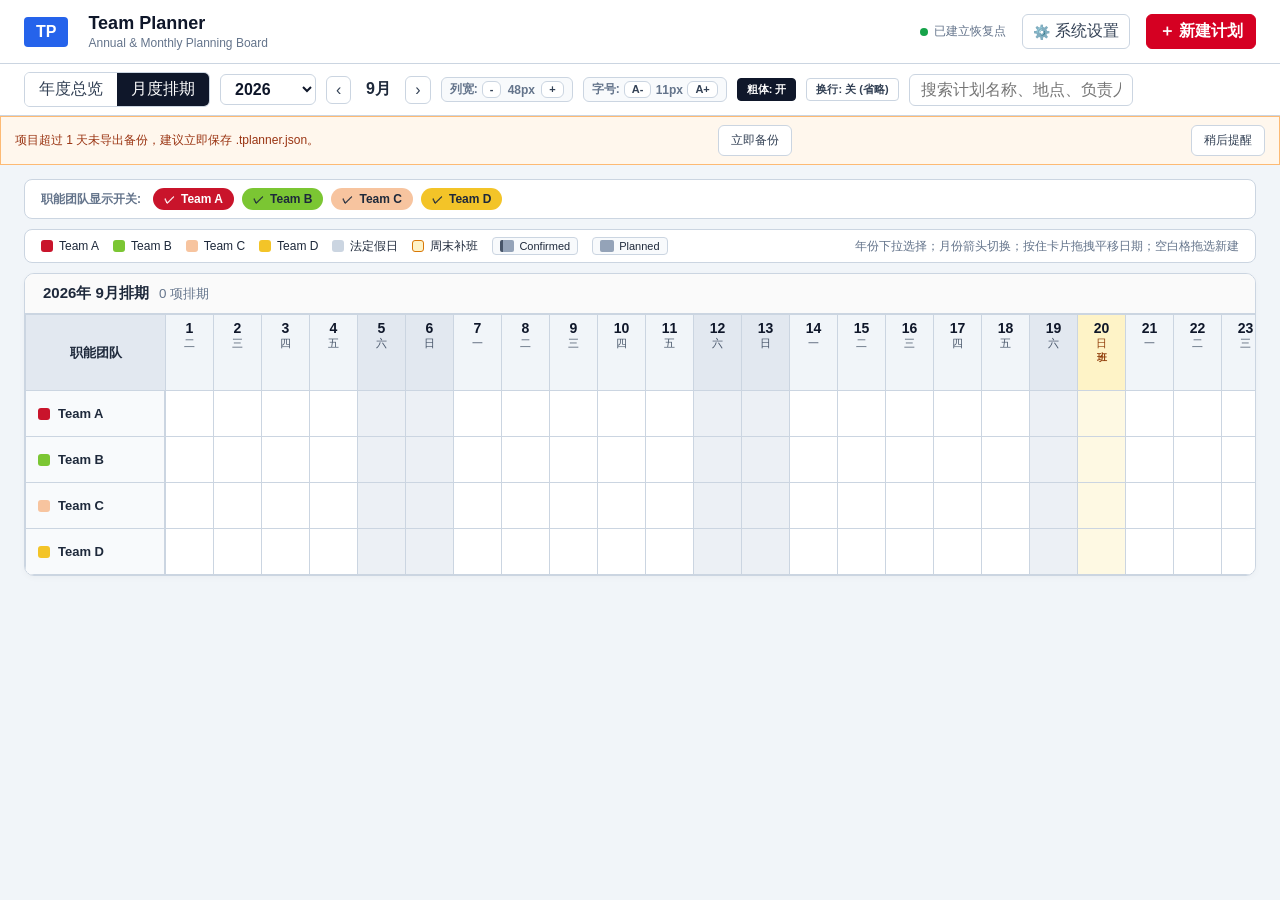
<file: index.html>
<!DOCTYPE html>
<html lang="zh-CN">
<head>
<meta charset="UTF-8" />
<meta name="viewport" content="width=device-width, initial-scale=1.0" />
<title>Team Planner</title>
<link rel="stylesheet" href="style.css" />
</head>
<body>

<header>
  <div class="logo-box" id="appLogoBox">
    <img id="appLogoImage" alt="Planner Logo" style="display:none" />
    <span id="appLogoFallback" style="background:#2563eb;color:white;font-weight:800;padding:6px 12px;border-radius:4px">TP</span>
  </div>
  <div class="header-title-box">
    <div class="title" id="appMainTitle">Team Planner</div>
    <div class="subtitle" id="appSubtitle">Annual & Monthly Planning Board</div>
  </div>
  <div class="spacer"></div>
  <div class="recovery-status" id="recoveryStatus">
    <span class="recovery-dot" id="recoveryDot"></span>
    <span id="recoveryStatusText" data-i18n="recovery_saved">已建立恢复点</span>
  </div>
  <button id="undoDeleteBtn" class="icon-btn" onclick="undoDelete()" style="display:none"><span data-i18n="undo_delete">↩ 撤销删除</span></button>
  <button class="icon-btn" onclick="openSettings()"><span style="font-size:14px">⚙️</span> <span data-i18n="system_settings">系统设置</span></button>
  <button class="primary" onclick="openModal()"><span data-i18n="new_event">＋ 新建计划</span></button>
</header>

<div class="toolbar">
  <div class="seg">
    <button id="yearBtn" onclick="setView('year')" data-i18n="view_year">年度总览</button>
    <button id="monthBtn" class="active" onclick="setView('month')" data-i18n="view_month">月度排期</button>
  </div>
  <select id="yearSelect" class="year-select" onchange="changeYearFromSelect()"></select>
  <div class="nav-month">
    <button onclick="changeMonth(-1)" title="‹">‹</button>
    <span id="monthLabel">9月</span>
    <button onclick="changeMonth(1)" title="›">›</button>
  </div>
  <div class="ctrl-pill">
    <span data-i18n="col_width">列宽:</span>
    <button class="ctrl-btn" onclick="adjustColWidth(-4)">-</button>
    <span id="colWidthDisplay" style="min-width:32px;text-align:center">48px</span>
    <button class="ctrl-btn" onclick="adjustColWidth(4)">+</button>
  </div>
  <div class="ctrl-pill">
    <span data-i18n="font_size">字号:</span>
    <button class="ctrl-btn" onclick="adjustFontSize(-1)">A-</button>
    <span id="fontSizeDisplay" style="min-width:28px;text-align:center">11px</span>
    <button class="ctrl-btn" onclick="adjustFontSize(1)">A+</button>
  </div>
  <button id="boldToggleBtn" class="toggle-btn active" onclick="toggleBoldMode()" data-i18n="bold_on">粗体: 开</button>
  <button id="wrapToggleBtn" class="toggle-btn" onclick="toggleWrapMode()" data-i18n="wrap_off">换行: 关 (省略)</button>
  <input id="search" class="search" data-i18n-placeholder="search_placeholder" placeholder="搜索计划名称、地点、负责人……" oninput="render()" />
  <div class="spacer"></div>
</div>

<div class="recovery-banner" id="backupReminderBanner">
  <span id="backupReminderText" data-i18n="backup_reminder_default">建议导出项目文件，防止清理浏览器数据后无法恢复。</span>
  <button type="button" onclick="exportData()" data-i18n="backup_now">立即备份</button>
  <button type="button" onclick="dismissBackupReminder()" data-i18n="backup_later">稍后提醒</button>
</div>

<main>
  <div class="team-toggles-bar" id="teamTogglesBar">
    <span class="toggle-title" data-i18n="team_toggles_title">职能团队显示开关:</span>
  </div>
  <div class="legend" id="legend"></div>
  <section class="card">
    <div class="card-head">
      <h2 id="viewTitle">2026 HR 年度总览</h2>
      <small id="countText"></small>
    </div>
    <div id="board"></div>
  </section>
</main>

<div id="hoverPopover">
  <div class="popover-title" id="popTitle"></div>
  <div class="popover-meta">
    <span id="popTeam"></span>
    <span id="popDate"></span>
    <span id="popOwner"></span>
    <span id="popLocation"></span>
    <div id="popTag" class="popover-tag"></div>
  </div>
</div>

<div class="modal-back" id="modalBack"></div>
<div class="modal-back" id="settingsModal"></div>
<div class="modal-back" id="recycleModal"></div>
<div class="toast" id="toast"></div>
<div class="recovery-panel" id="recoveryPanel"></div>

<script src="data.js"></script>
<script src="app.js"></script>
</body>
</html>
</file>
<file: style.css>
:root{
  --red:#d50022;--red-dark:#b0001a;--ink:#1e293b;--muted:#64748b;--line:#cbd5e1;--bg:#f1f5f9;--panel:#fff;
  --holiday-bg:#cbd5e1;
  --weekend-bg:#e2e8f0;
  --workday-bg:#ffffff;
  --adjusted-workday:#fef3c7;
  --col-w: 48px;
  --label-w: 140px;
  --item-font-size: 11px;
}
*{box-sizing:border-box} 
body{margin:0;font-family:-apple-system,BlinkMacSystemFont,"Segoe UI",Roboto,"PingFang SC","Microsoft YaHei",sans-serif;color:var(--ink);background:var(--bg);user-select:none}

header{height:64px;background:#fff;border-bottom:1px solid var(--line);display:flex;align-items:center;gap:16px;padding:0 24px;position:sticky;top:0;z-index:50}
.logo-box{display:flex;align-items:center;height:36px}
.logo-box img{height:32px;object-fit:contain}
.header-title-box{margin-left:4px}
.title{font-weight:800;font-size:18px;color:#0f172a}
.subtitle{color:var(--muted);font-size:12px;margin-top:2px}
.spacer{flex:1}

button,select,input,textarea{font:inherit} 
button{border:1px solid var(--line);background:#fff;border-radius:6px;padding:6px 12px;cursor:pointer;font-weight:500;color:#334155;transition:all .15s}
button:hover{background:#f8fafc;border-color:#94a3b8;color:#0f172a}
.primary{background:var(--red);color:#fff;border-color:var(--red);font-weight:600}
.primary:hover{background:var(--red-dark);border-color:var(--red-dark);color:#fff}
.danger{color:#dc2626;border-color:#fecaca}
.danger:hover{background:#fef2f2;border-color:#f87171}
.icon-btn{padding:6px 10px;display:flex;align-items:center;gap:5px}

.toolbar{background:#fff;padding:8px 24px;border-bottom:1px solid var(--line);display:flex;gap:10px;align-items:center;flex-wrap:wrap;position:sticky;top:64px;z-index:45}
.seg{display:flex;border:1px solid var(--line);border-radius:6px;overflow:hidden}
.seg button{border:0;border-radius:0;padding:6px 14px}
.seg button.active{background:#0f172a;color:#fff}
.nav-year{display:flex;align-items:center;gap:6px;font-weight:800;font-size:16px}
.nav-year button{padding:4px 9px}
.year-select{padding:5px 28px 5px 10px;border:1px solid var(--line);border-radius:6px;background:#fff;font-weight:800;color:#0f172a}
.nav-month{display:flex;align-items:center;gap:6px;font-weight:700}
.nav-month button{padding:4px 9px}
#monthLabel{min-width:42px;text-align:center}
.search{padding:6px 11px;border:1px solid var(--line);border-radius:6px;min-width:190px}
.lang-select{padding:5px 8px;border:1px solid var(--line);border-radius:6px;background:#fff;font-weight:600;color:#334155;font-size:12px;cursor:pointer}

.ctrl-pill{display:flex;align-items:center;gap:4px;background:#f8fafc;padding:3px 8px;border-radius:6px;border:1px solid var(--line);font-size:12px}
.ctrl-pill span{color:var(--muted);font-weight:600}
.ctrl-btn{padding:2px 7px;font-size:11px;font-weight:700;line-height:1}
.toggle-btn{padding:3px 9px;font-size:11px;font-weight:600;border-radius:4px;border:1px solid var(--line);background:#fff;cursor:pointer}
.toggle-btn.active{background:#0f172a;color:#fff;border-color:#0f172a}

main{padding:14px 24px 40px}

.team-toggles-bar{display:flex;align-items:center;gap:8px;flex-wrap:wrap;margin-bottom:10px;background:#fff;padding:8px 16px;border-radius:8px;border:1px solid var(--line)}
.toggle-title{font-size:12px;font-weight:700;color:var(--muted);margin-right:4px}
.team-pill-btn{
  display:flex;align-items:center;gap:6px;padding:3px 10px;border-radius:20px;font-size:12px;font-weight:600;
  border:1px solid var(--line);background:#f8fafc;color:#64748b;cursor:pointer;transition:all .15s
}
.team-pill-btn.active{color:#fff;border-color:transparent}
.team-pill-btn .check-icon{font-size:11px}

.legend{display:flex;gap:14px;align-items:center;flex-wrap:wrap;margin-bottom:10px;background:#fff;padding:7px 16px;border-radius:8px;border:1px solid var(--line);font-size:12px}
.legend-item{display:flex;align-items:center;gap:6px;font-weight:500}
.dot{width:12px;height:12px;border-radius:3px;display:inline-block}
.status-legend-item{display:flex;align-items:center;gap:5px;font-size:11px;padding:2px 7px;border-radius:4px;background:#f8fafc;border:1px solid var(--line)}
.status-box{width:14px;height:12px;border-radius:2px;background:#94a3b8}
.hint{margin-left:auto;color:var(--muted);font-size:12px}

.card{background:#fff;border:1px solid var(--line);border-radius:10px;box-shadow:0 2px 6px rgba(0,0,0,.03);overflow:hidden}
.card-head{padding:10px 18px;display:flex;align-items:center;border-bottom:1px solid var(--line);background:#fafafa}
.card-head h2{font-size:15px;margin:0;font-weight:700}
.card-head small{color:var(--muted);margin-left:10px}

.scroll{overflow:auto}
.year-grid{display:grid;grid-template-columns:140px repeat(12,minmax(90px,1fr));min-width:1220px}
.cell{min-height:72px;border-right:1px solid var(--line);border-bottom:1px solid var(--line);padding:6px;position:relative}
.headcell{min-height:36px;background:#f1f5f9;font-weight:700;text-align:center;padding:9px 4px;position:sticky;top:0;z-index:4;color:#475569;font-size:13px}
.teamcell{font-weight:700;font-size:13px;display:flex;align-items:center;gap:8px;background:#f8fafc;position:sticky;left:0;z-index:3;border-right:2px solid var(--line)}

.event-pill{
  color:#fff;border-radius:4px;padding:4px 7px;margin:3px 0;font-size:11px;line-height:1.3;
  cursor:pointer;box-shadow:0 2px 6px rgba(15,23,42,.16);white-space:nowrap;overflow:hidden;text-overflow:ellipsis;
  box-sizing:border-box;
}
.event-pill.light{color:#1e293b}
.event-pill.status-confirmed{border-left:3px solid var(--confirmed-border) !important}
.event-pill.status-planned{border-left:5px solid transparent !important}

.month-wrap{overflow:auto;position:relative;background:#fff}
.grid-calendar{
  display: grid;
  grid-template-columns: var(--label-w) repeat(var(--total-days), var(--col-w));
  border-left: 1px solid var(--line);
  border-top: 1px solid var(--line);
  width: max-content;
}
.g-cell{border-right: 1px solid var(--line);border-bottom: 1px solid var(--line);display: flex;align-items: center;justify-content: center;position: relative;}
.g-corner{grid-column: 1;grid-row: 1;position: sticky;left: 0;top: 0;z-index: 35;background: #e2e8f0;font-weight: 700;font-size: 13px;height: 76px;}
.g-day-th{grid-row: 1;position: sticky;top: 0;z-index: 30;background: #f1f5f9;height: 76px;font-size: 11px;color: #475569;flex-direction: column;padding: 4px 2px;}
.g-day-th b{display:block;font-size:14px;color:#0f172a}
.g-day-th.weekend{background:var(--weekend-bg)}
.g-day-th.holiday{background:var(--holiday-bg);color:#991b1b;font-weight:700}
.g-day-th.workday-adjusted{background:var(--adjusted-workday);color:#92400e}
.day-badge{font-size:10px;font-weight:700;line-height:1;margin-top:2px;display:block}

.g-team-label{grid-column: 1;position: sticky;left: 0;z-index: 25;background: #f8fafc;font-weight: 700;font-size: 13px;padding: 0 12px;justify-content: flex-start;gap: 8px;border-right: 2px solid var(--line);}

.g-day-bg{cursor: crosshair;background: #fff;height: 100%;}
.g-day-bg.weekend{background:rgba(226,232,240,0.65)}
.g-day-bg.holiday{background:rgba(203,213,225,0.95)}
.g-day-bg.workday-adjusted{background:rgba(254,243,199,0.5)}
.g-day-bg.drag-selecting{background:rgba(213,0,34,0.3) !important}
.g-day-bg.drag-target-hover{background:rgba(59,130,246,0.35) !important}

.g-event-card{
  height: calc(100% - 8px);align-self: center;border-radius: 5px;color: #fff;font-size: var(--item-font-size);
  display: flex;align-items: center;padding: 0 6px;margin-left: 1px;margin-right: 1px;
  box-shadow: 0 2px 6px rgba(15,23,42,0.16);cursor: grab;z-index: 10;box-sizing: border-box;
  margin-top: 4px;margin-bottom: 4px;transition: filter .15s, transform .1s;
}
.g-event-card:active{cursor:grabbing}
.g-event-card:hover{filter:brightness(0.92);transform:translateY(-1px);box-shadow:0 3px 6px rgba(0,0,0,0.22);}
.g-event-card.light{color:#1e293b}

.g-event-card.status-confirmed{border-left:3px solid var(--confirmed-border) !important}
.g-event-card.status-planned{border-left:5px solid transparent !important}

.font-bold-mode{font-weight:700 !important}
.font-normal-mode{font-weight:500 !important}

.event-text.ellipsis-mode{white-space:nowrap;overflow:hidden;text-overflow:ellipsis;width:100%;text-align:left;}
.event-text.wrap-mode{white-space:normal;word-break:normal;overflow-wrap:normal;hyphens:none;line-height:1.2;text-align:center;width:100%;}

#hoverPopover{
  position:fixed;display:none;z-index:999;background:#ffffff;color:#1e293b;border-radius:8px;
  padding:12px 14px;box-shadow:0 12px 28px -4px rgba(0,0,0,0.18), 0 4px 12px -2px rgba(0,0,0,0.08);
  border:1px solid #e2e8f0;border-left:4px solid var(--red);max-width:320px;min-width:180px;
  pointer-events:none;transition:opacity .12s ease, transform .12s ease;opacity:0;transform:translateY(4px);
}
#hoverPopover.show{opacity:1;transform:translateY(0);}
.popover-title{font-weight:700;font-size:13px;color:#0f172a;margin-bottom:6px;line-height:1.3;}
.popover-meta{font-size:11px;color:#64748b;display:flex;flex-direction:column;gap:3px;}
.popover-meta span b{color:#334155;font-weight:600}
.popover-tag{display:inline-block;padding:1px 6px;border-radius:4px;font-size:10px;font-weight:700;width:fit-content;margin-top:4px}

.modal-back{display:none;position:fixed;inset:0;background:rgba(15,23,42,.45);z-index:99;align-items:center;justify-content:center;backdrop-filter:blur(2px)}
.modal{background:#fff;width:min(640px,94vw);max-height:90vh;border-radius:12px;padding:24px;overflow-y:auto;box-shadow:0 20px 25px -5px rgba(0,0,0,0.2)}
.modal h3{margin:0 0 16px;font-size:18px;display:flex;align-items:center;gap:8px}
.form-grid{display:grid;grid-template-columns:1fr 1fr;gap:14px}
.field{display:flex;flex-direction:column;gap:5px}
.field.full{grid-column:1/-1}
.field label{font-size:12px;font-weight:700;color:#475569}
.field input,.field select,.field textarea{border:1px solid var(--line);border-radius:6px;padding:8px 10px;font-size:13px}
.actions{display:flex;justify-content:flex-end;gap:8px;margin-top:22px}

.settings-section{margin-bottom:20px;border-bottom:1px solid var(--line);padding-bottom:16px}
.settings-section:last-child{border-bottom:none;margin-bottom:0;padding-bottom:0}
.settings-title{font-weight:700;font-size:14px;color:#0f172a;margin-bottom:8px}
.team-config-row{display:grid;grid-template-columns:1fr 60px 40px;gap:8px;align-items:center;margin-bottom:8px}
.color-picker-wrapper{height:34px;display:flex;align-items:center}
.color-picker-wrapper input{width:100%;height:100%;padding:0;border:1px solid var(--line);cursor:pointer;border-radius:4px}

.toast{position:fixed;right:24px;bottom:24px;background:#0f172a;color:#fff;border-radius:7px;padding:12px 18px;font-size:13px;opacity:0;transform:translateY(10px);transition:.2s;z-index:200}
.toast.show{opacity:1;transform:none}
.footer-note{color:var(--muted);font-size:12px;margin-top:14px;text-align:right}
.setting-check-row{display:flex;justify-content:space-between;align-items:center;padding:8px 0}.lunar-label{font-size:9px;color:#7c3f00;line-height:1.05;margin-top:1px}

.g-corner,.g-day-th{height:76px!important;min-height:76px!important;overflow:hidden}
.g-day-th{justify-content:flex-start!important;gap:1px;line-height:1.05;padding:5px 2px!important}
.g-day-th b{font-size:14px;line-height:16px}.g-day-th>span:not(.day-badge):not(.lunar-label){font-size:11px;line-height:13px}
.day-badge{font-size:10px;line-height:12px;margin-top:1px}.lunar-label{display:block;font-size:9px;line-height:11px;margin-top:1px;white-space:nowrap}
.g-event-card{position:relative!important;box-sizing:border-box!important;margin-left:2px!important;margin-right:2px!important;width:calc(100% - 4px)!important;padding:0!important;border-left:0!important;overflow:hidden!important}
.g-event-card .event-text{box-sizing:border-box!important;width:100%!important;padding-left:6px!important;padding-right:6px!important;margin:0!important}
.g-event-card.status-confirmed{border-left:0!important;box-shadow:inset 3px 0 0 var(--confirmed-border),0 2px 6px rgba(15,23,42,.16)!important}
.g-event-card.status-planned{border-left:0!important;box-shadow:0 2px 6px rgba(15,23,42,.16)!important}
.event-pill{position:relative!important;box-sizing:border-box!important;margin-left:2px!important;margin-right:2px!important;padding-left:6px!important;padding-right:6px!important;border-left:0!important;overflow:hidden!important}
.event-pill.status-confirmed{border-left:0!important;box-shadow:inset 3px 0 0 var(--confirmed-border),0 2px 6px rgba(15,23,42,.16)!important}
.event-pill.status-planned{border-left:0!important;box-shadow:0 2px 6px rgba(15,23,42,.16)!important}
.modal{font-size:13px}.modal h3{font-size:18px!important;font-weight:700!important;color:#0f172a!important;line-height:1.3}.modal .field label,.modal .settings-title{font-size:13px!important}.modal input,.modal select,.modal textarea,.modal button,.modal .actions button{font-size:13px!important}
.recycle-row{display:grid;grid-template-columns:1fr 110px 130px 80px;gap:8px;align-items:center;padding:9px 0;border-bottom:1px solid var(--line);font-size:13px}.recycle-title{font-weight:600;overflow:hidden;text-overflow:ellipsis;white-space:nowrap}.recycle-empty{padding:28px;text-align:center;color:var(--muted)}

.recovery-status{font-size:12px;color:#64748b;display:flex;align-items:center;gap:6px;white-space:nowrap}
.recovery-dot{width:8px;height:8px;border-radius:50%;background:#16a34a;display:inline-block}
.recovery-dot.dirty{background:#d97706}.recovery-dot.warning{background:#dc2626}
.recovery-panel{position:fixed;inset:0;background:rgba(15,23,42,.48);z-index:300;display:none;align-items:center;justify-content:center;padding:20px}
.recovery-dialog{background:#fff;width:min(620px,96vw);max-height:88vh;overflow:auto;border-radius:12px;padding:22px;box-shadow:0 24px 60px rgba(15,23,42,.28)}
.recovery-dialog h3{margin:0 0 8px}.recovery-dialog p{color:#64748b;line-height:1.55}
.recovery-item{border:1px solid #e2e8f0;border-radius:8px;padding:11px 12px;margin:8px 0;display:flex;gap:12px;align-items:center}
.recovery-item-main{flex:1}.recovery-item-title{font-weight:700}.recovery-item-meta{font-size:12px;color:#64748b;margin-top:3px}
.recovery-banner{display:none;background:#fff7ed;border:1px solid #fdba74;color:#9a3412;padding:8px 14px;font-size:12px;align-items:center;gap:10px}
.recovery-banner.show{display:flex}.recovery-banner button{margin-left:auto}

.settings-modal{width:min(860px,96vw)!important;padding:0!important;overflow:hidden!important;display:flex;flex-direction:column;max-height:90vh}
.settings-modal h3{margin:0!important;padding:20px 24px 16px;border-bottom:1px solid var(--line);font-size:18px!important;flex:none}
.settings-layout{display:flex;flex:1;min-height:0}
.settings-nav{width:170px;flex:none;background:#f8fafc;border-right:1px solid var(--line);padding:12px 0;display:flex;flex-direction:column;gap:2px;overflow-y:auto}
.settings-tab{text-align:left;background:transparent;border:0!important;border-left:3px solid transparent!important;border-radius:0!important;padding:10px 18px;font-size:13px;font-weight:500;color:#475569;cursor:pointer;transition:background .12s,color .12s}
.settings-tab:hover{background:#eef2f7;color:#0f172a}
.settings-tab.active{background:#fff;color:var(--red);font-weight:700;border-left-color:var(--red)!important}
.settings-content{flex:1;padding:20px 24px;overflow-y:auto;min-width:0;display:grid}
.settings-pane{grid-area:1 / 1;visibility:hidden;pointer-events:none}
.settings-pane.active{visibility:visible;pointer-events:auto}
.settings-pane .settings-title{margin-bottom:12px;padding-bottom:6px;border-bottom:1px solid var(--line);font-size:14px;font-weight:700;color:#0f172a}
.settings-modal > .actions{flex:none;margin:0!important;padding:14px 24px;border-top:1px solid var(--line);background:#fafafa}
</file>
